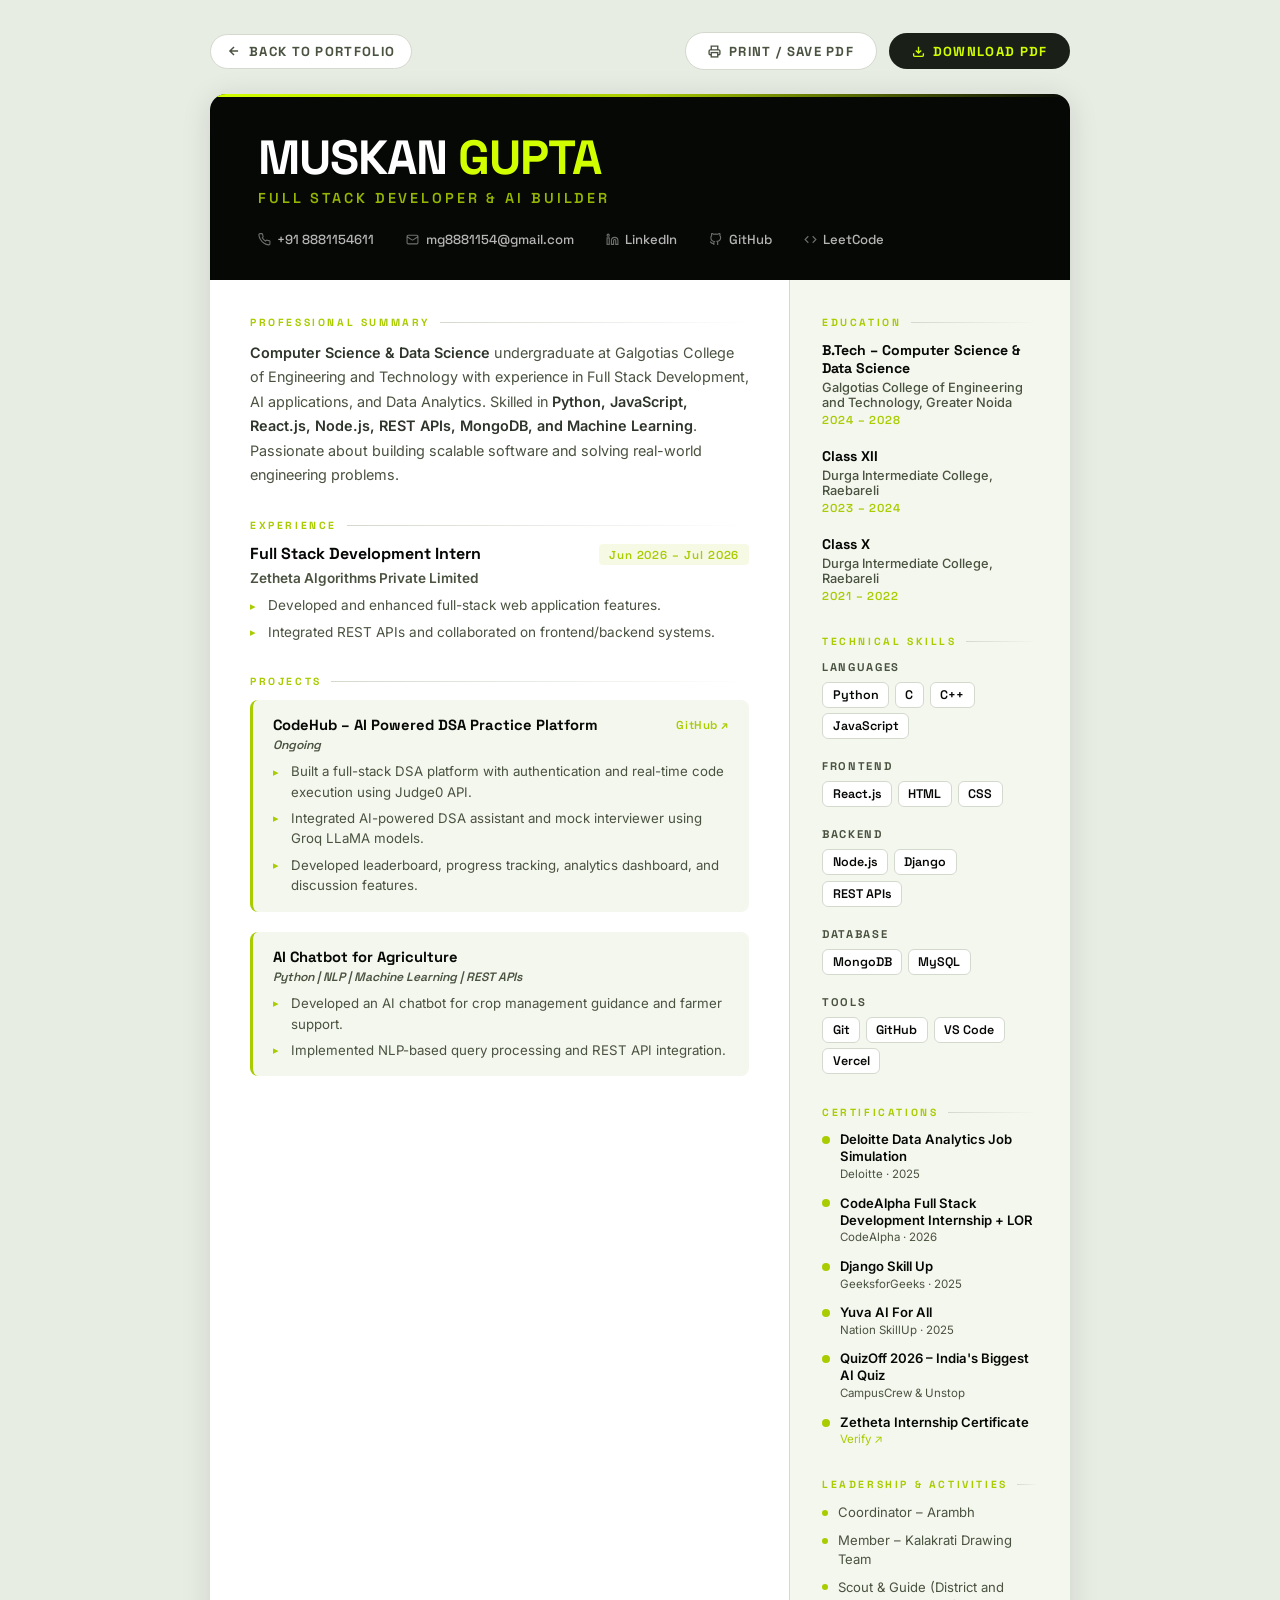
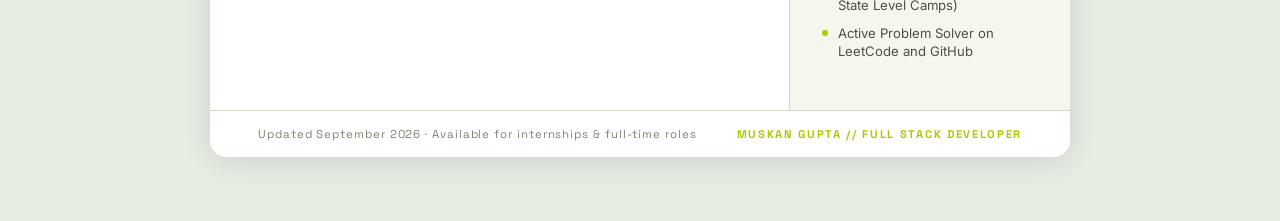
<file: resume.html>
<!DOCTYPE html>
<html lang="en">
<head>
  <meta charset="UTF-8" />
  <meta name="viewport" content="width=device-width, initial-scale=1" />
  <title>Muskan Gupta — Resume | Full Stack Developer & AI Builder</title>
  <link rel="preconnect" href="https://fonts.googleapis.com" />
  <link rel="preconnect" href="https://fonts.gstatic.com" crossorigin />
  <link href="https://fonts.googleapis.com/css2?family=Inter:wght@300;400;500;600;700;800&family=Space+Grotesk:wght@500;600;700&display=swap" rel="stylesheet" />
  <style>
    :root {
      --lime: #a8cc00;
      --lime-light: #d2ff00;
      --dark: #060805;
      --grey-dark: #1a1f17;
      --grey-mid: #4a5240;
      --grey-light: #7a8470;
      --body: #2d342a;
      --border: #d4d9ce;
      --bg: #fafbf8;
      --white: #ffffff;
      --accent-bg: #f4f7ee;
    }

    * { box-sizing: border-box; margin: 0; padding: 0; -webkit-font-smoothing: antialiased; }

    html { font-size: 16px; background: #e8ede4; }

    body {
      font-family: 'Inter', system-ui, sans-serif;
      color: var(--body);
      background: #e8ede4;
      min-height: 100vh;
      padding: 2rem 1rem 4rem;
    }

    /* Action Bar */
    .action-bar {
      max-width: 860px;
      margin: 0 auto 1.5rem;
      display: flex;
      align-items: center;
      justify-content: space-between;
      flex-wrap: wrap;
      gap: 1rem;
    }

    .action-bar-back {
      display: inline-flex;
      align-items: center;
      gap: 0.5rem;
      font-family: 'Space Grotesk', sans-serif;
      font-size: 0.82rem;
      font-weight: 700;
      letter-spacing: 0.1em;
      text-transform: uppercase;
      color: var(--grey-mid);
      text-decoration: none;
      padding: 0.5rem 1rem;
      border: 1px solid var(--border);
      border-radius: 999px;
      background: var(--white);
      transition: all 0.2s ease;
    }

    .action-bar-back:hover { border-color: var(--lime); color: var(--lime); }

    .action-bar-btns { display: flex; align-items: center; gap: 0.75rem; }

    .btn-download {
      display: inline-flex;
      align-items: center;
      gap: 0.5rem;
      font-family: 'Space Grotesk', sans-serif;
      font-size: 0.82rem;
      font-weight: 700;
      letter-spacing: 0.1em;
      text-transform: uppercase;
      padding: 0.6rem 1.4rem;
      border-radius: 999px;
      border: none;
      cursor: pointer;
      transition: all 0.2s ease;
      text-decoration: none;
    }

    .btn-download.primary { background: #1a1f17; color: #d2ff00; }
    .btn-download.primary:hover { background: #000; transform: translateY(-2px); }
    .btn-download.secondary { background: var(--white); color: var(--grey-mid); border: 1px solid var(--border); }
    .btn-download.secondary:hover { border-color: var(--lime); color: var(--lime); }

    /* Resume Sheet */
    .resume-sheet {
      max-width: 860px;
      margin: 0 auto;
      background: var(--white);
      border-radius: 16px;
      overflow: hidden;
      box-shadow: 0 4px 30px rgba(0,0,0,0.12);
    }

    /* Header */
    .resume-header {
      background: var(--dark);
      padding: 2.5rem 3rem 2rem;
      position: relative;
      overflow: hidden;
    }

    .resume-header::before {
      content: '';
      position: absolute;
      top: 0; left: 0; right: 0;
      height: 3px;
      background: linear-gradient(90deg, #d2ff00 0%, #a8cc00 50%, transparent 100%);
    }

    .resume-name {
      font-family: 'Space Grotesk', sans-serif;
      font-size: clamp(2rem, 5vw, 3rem);
      font-weight: 700;
      color: #ffffff;
      letter-spacing: -0.02em;
      line-height: 1;
      margin-bottom: 0.4rem;
    }

    .resume-name span { color: #d2ff00; }

    .resume-title {
      font-family: 'Space Grotesk', sans-serif;
      font-size: 0.9rem;
      font-weight: 600;
      letter-spacing: 0.2em;
      text-transform: uppercase;
      color: rgba(210, 255, 0, 0.7);
      margin-bottom: 1.5rem;
    }

    .resume-contact-row { display: flex; flex-wrap: wrap; gap: 1rem 2rem; }

    .contact-item {
      display: flex;
      align-items: center;
      gap: 0.4rem;
      font-size: 0.82rem;
      color: rgba(255,255,255,0.7);
      text-decoration: none;
      font-family: 'Space Grotesk', sans-serif;
      font-weight: 500;
      transition: color 0.2s;
    }

    .contact-item:hover { color: #d2ff00; }
    .contact-item svg { flex-shrink: 0; opacity: 0.6; }

    /* Body Layout */
    .resume-body {
      display: grid;
      grid-template-columns: 1fr 280px;
    }

    .resume-main {
      padding: 2.25rem 2.5rem 2.5rem;
      border-right: 1px solid var(--border);
    }

    .resume-side {
      padding: 2.25rem 2rem 2.5rem;
      background: var(--accent-bg);
    }

    /* Section */
    .section { margin-bottom: 2rem; }
    .section:last-child { margin-bottom: 0; }

    .section-label {
      font-family: 'Space Grotesk', sans-serif;
      font-size: 0.65rem;
      font-weight: 700;
      letter-spacing: 0.25em;
      text-transform: uppercase;
      color: var(--lime);
      margin-bottom: 0.75rem;
      display: flex;
      align-items: center;
      gap: 0.6rem;
    }

    .section-label::after {
      content: '';
      flex: 1;
      height: 1px;
      background: linear-gradient(90deg, var(--border), transparent);
    }

    /* Summary */
    .summary-text { font-size: 0.9rem; line-height: 1.7; color: var(--grey-mid); }
    .summary-text strong { color: var(--body); font-weight: 600; }

    /* Experience */
    .exp-item { margin-bottom: 1.5rem; padding-bottom: 1.5rem; border-bottom: 1px solid var(--border); }
    .exp-item:last-child { margin-bottom: 0; padding-bottom: 0; border-bottom: none; }

    .exp-header {
      display: flex;
      justify-content: space-between;
      align-items: flex-start;
      gap: 1rem;
      margin-bottom: 0.3rem;
      flex-wrap: wrap;
    }

    .exp-role {
      font-family: 'Space Grotesk', sans-serif;
      font-size: 1rem;
      font-weight: 700;
      color: var(--dark);
      line-height: 1.2;
    }

    .exp-date {
      font-family: 'Space Grotesk', sans-serif;
      font-size: 0.72rem;
      font-weight: 600;
      letter-spacing: 0.08em;
      color: var(--lime);
      background: rgba(168, 204, 0, 0.1);
      padding: 0.2rem 0.6rem;
      border-radius: 4px;
      white-space: nowrap;
      flex-shrink: 0;
    }

    .exp-company { font-size: 0.85rem; font-weight: 600; color: var(--grey-mid); margin-bottom: 0.6rem; }

    .exp-bullets { list-style: none; display: flex; flex-direction: column; gap: 0.35rem; }

    .exp-bullets li {
      font-size: 0.85rem;
      line-height: 1.55;
      color: #4a5240;
      padding-left: 1.1rem;
      position: relative;
    }

    .exp-bullets li::before {
      content: '▸';
      position: absolute;
      left: 0;
      color: var(--lime);
      font-size: 0.7rem;
      top: 0.15rem;
    }

    /* Projects */
    .project-item {
      margin-bottom: 1.25rem;
      padding: 1rem 1.25rem;
      background: var(--accent-bg);
      border-radius: 8px;
      border-left: 3px solid var(--lime);
    }

    .project-item:last-child { margin-bottom: 0; }

    .project-name {
      font-family: 'Space Grotesk', sans-serif;
      font-size: 0.92rem;
      font-weight: 700;
      color: var(--dark);
      margin-bottom: 0.2rem;
      display: flex;
      justify-content: space-between;
      align-items: center;
      flex-wrap: wrap;
      gap: 0.5rem;
    }

    .project-stack {
      font-size: 0.76rem;
      font-family: 'Space Grotesk', sans-serif;
      font-weight: 600;
      color: var(--grey-mid);
      margin-bottom: 0.5rem;
      font-style: italic;
    }

    .project-link {
      font-size: 0.72rem;
      font-family: 'Space Grotesk', sans-serif;
      font-weight: 600;
      color: var(--lime);
      text-decoration: none;
      letter-spacing: 0.05em;
    }

    .project-link:hover { text-decoration: underline; }

    .exp-bullets.compact li { font-size: 0.83rem; }

    /* Side: Skills */
    .skill-group { margin-bottom: 1.25rem; }

    .skill-group-name {
      font-family: 'Space Grotesk', sans-serif;
      font-size: 0.7rem;
      font-weight: 700;
      letter-spacing: 0.15em;
      text-transform: uppercase;
      color: var(--grey-mid);
      margin-bottom: 0.5rem;
    }

    .skill-list { display: flex; flex-wrap: wrap; gap: 0.35rem; }

    .skill-chip {
      font-size: 0.78rem;
      font-family: 'Space Grotesk', sans-serif;
      font-weight: 600;
      color: var(--dark);
      background: var(--white);
      border: 1px solid var(--border);
      border-radius: 6px;
      padding: 0.25rem 0.6rem;
    }

    /* Side: Education */
    .edu-item { margin-bottom: 1.25rem; }

    .edu-degree {
      font-family: 'Space Grotesk', sans-serif;
      font-size: 0.88rem;
      font-weight: 700;
      color: var(--dark);
      line-height: 1.3;
      margin-bottom: 0.2rem;
    }

    .edu-school { font-size: 0.8rem; color: var(--grey-mid); font-weight: 500; margin-bottom: 0.15rem; }

    .edu-date {
      font-size: 0.72rem;
      font-family: 'Space Grotesk', sans-serif;
      font-weight: 600;
      color: var(--lime);
      letter-spacing: 0.08em;
    }

    /* Side: Certifications */
    .cert-item { display: flex; align-items: flex-start; gap: 0.6rem; margin-bottom: 0.85rem; }

    .cert-dot {
      width: 8px;
      height: 8px;
      border-radius: 50%;
      background: var(--lime);
      flex-shrink: 0;
      margin-top: 0.3rem;
    }

    .cert-name { font-size: 0.82rem; font-weight: 600; color: var(--dark); line-height: 1.3; }
    .cert-org { font-size: 0.72rem; color: var(--grey-mid); margin-top: 0.1rem; }

    /* Side: Links */
    .link-item { display: flex; align-items: center; gap: 0.5rem; margin-bottom: 0.6rem; text-decoration: none; }
    .link-item-label { font-family: 'Space Grotesk', sans-serif; font-size: 0.8rem; font-weight: 700; color: var(--dark); min-width: 70px; }
    .link-item-value { font-size: 0.78rem; color: var(--grey-mid); word-break: break-all; }
    .link-item:hover .link-item-value { color: var(--lime); }

    /* Leadership */
    .lead-item { display: flex; align-items: flex-start; gap: 0.6rem; margin-bottom: 0.6rem; }
    .lead-dot { width: 6px; height: 6px; border-radius: 50%; background: var(--lime); flex-shrink: 0; margin-top: 0.4rem; }
    .lead-text { font-size: 0.82rem; color: var(--grey-mid); line-height: 1.4; }

    /* Footer */
    .resume-footer {
      padding: 1rem 3rem;
      border-top: 1px solid var(--border);
      display: flex;
      align-items: center;
      justify-content: space-between;
      flex-wrap: wrap;
      gap: 0.5rem;
    }

    .resume-footer-note { font-size: 0.72rem; color: var(--grey-light); font-family: 'Space Grotesk', sans-serif; letter-spacing: 0.08em; }
    .resume-footer-badge { font-family: 'Space Grotesk', sans-serif; font-size: 0.7rem; font-weight: 700; letter-spacing: 0.15em; text-transform: uppercase; color: var(--lime); }

    /* Print */
    @media print {
      body { background: white; padding: 0; }
      .action-bar { display: none !important; }
      .resume-sheet { box-shadow: none; border-radius: 0; max-width: 100%; }
      .resume-body { grid-template-columns: 1fr 240px; }
      @page { margin: 0.5in; size: A4; }
      .resume-header, .exp-date, .edu-date, .cert-dot, .section-label, .project-link {
        -webkit-print-color-adjust: exact;
        print-color-adjust: exact;
      }
    }

    @media (max-width: 680px) {
      .resume-body { grid-template-columns: 1fr; }
      .resume-main { border-right: none; padding: 1.5rem; }
      .resume-side { padding: 1.5rem; border-top: 1px solid var(--border); }
      .resume-header { padding: 2rem 1.5rem 1.5rem; }
      .resume-footer { padding: 1rem 1.5rem; }
    }
  </style>
</head>
<body>

  <!-- Action Bar -->
  <div class="action-bar">
    <a href="index.html" class="action-bar-back">
      <svg width="14" height="14" viewBox="0 0 24 24" fill="none" stroke="currentColor" stroke-width="2.5"><path d="M19 12H5M12 19l-7-7 7-7"/></svg>
      Back to Portfolio
    </a>
    <div class="action-bar-btns">
      <button class="btn-download secondary" onclick="window.print()">
        <svg width="13" height="13" viewBox="0 0 24 24" fill="none" stroke="currentColor" stroke-width="2.5"><polyline points="6 9 6 2 18 2 18 9"/><path d="M6 18H4a2 2 0 0 1-2-2v-5a2 2 0 0 1 2-2h16a2 2 0 0 1 2 2v5a2 2 0 0 1-2 2h-2"/><rect x="6" y="14" width="12" height="8"/></svg>
        Print / Save PDF
      </button>
      <a href="resume.pdf" download="Muskan_Gupta_Resume.pdf" class="btn-download primary">
        <svg width="13" height="13" viewBox="0 0 24 24" fill="none" stroke="currentColor" stroke-width="2.5"><path d="M21 15v4a2 2 0 0 1-2 2H5a2 2 0 0 1-2-2v-4M7 10l5 5 5-5M12 15V3"/></svg>
        Download PDF
      </a>
    </div>
  </div>

  <!-- Resume Sheet -->
  <div class="resume-sheet">

    <!-- Header -->
    <header class="resume-header">
      <div class="resume-name">MUSKAN <span>GUPTA</span></div>
      <div class="resume-title">Full Stack Developer &amp; AI Builder</div>
      <div class="resume-contact-row">
        <a href="tel:+918881154611" class="contact-item">
          <svg width="13" height="13" viewBox="0 0 24 24" fill="none" stroke="currentColor" stroke-width="2"><path d="M22 16.92v3a2 2 0 0 1-2.18 2 19.79 19.79 0 0 1-8.63-3.07A19.5 19.5 0 0 1 4.69 12 19.79 19.79 0 0 1 1.6 3.4 2 2 0 0 1 3.57 1.22h3a2 2 0 0 1 2 1.72c.127.96.361 1.903.7 2.81a2 2 0 0 1-.45 2.11L7.91 8.76a16 16 0 0 0 6 6l.92-.92a2 2 0 0 1 2.11-.45c.907.339 1.85.573 2.81.7A2 2 0 0 1 22 16.92z"/></svg>
          +91 8881154611
        </a>
        <a href="mailto:mg8881154@gmail.com" class="contact-item">
          <svg width="13" height="13" viewBox="0 0 24 24" fill="none" stroke="currentColor" stroke-width="2"><rect x="2" y="4" width="20" height="16" rx="2"/><path d="m22 7-8.97 5.7a1.94 1.94 0 0 1-2.06 0L2 7"/></svg>
          mg8881154@gmail.com
        </a>
        <a href="https://www.linkedin.com/in/muskan-gupta-616120365" target="_blank" class="contact-item">
          <svg width="13" height="13" viewBox="0 0 24 24" fill="none" stroke="currentColor" stroke-width="2"><path d="M16 8a6 6 0 0 1 6 6v7h-4v-7a2 2 0 0 0-2-2 2 2 0 0 0-2 2v7h-4v-7a6 6 0 0 1 6-6z"/><rect x="2" y="9" width="4" height="12"/><circle cx="4" cy="4" r="2"/></svg>
          LinkedIn
        </a>
        <a href="https://github.com/mg8881154-glitch" target="_blank" class="contact-item">
          <svg width="13" height="13" viewBox="0 0 24 24" fill="none" stroke="currentColor" stroke-width="2"><path d="M9 19c-5 1.5-5-2.5-7-3m14 6v-3.87a3.37 3.37 0 0 0-.94-2.61c3.14-.35 6.44-1.54 6.44-7A5.44 5.44 0 0 0 20 4.77 5.07 5.07 0 0 0 19.91 1S18.73.65 16 2.48a13.38 13.38 0 0 0-7 0C6.27.65 5.09 1 5.09 1A5.07 5.07 0 0 0 5 4.77a5.44 5.44 0 0 0-1.5 3.78c0 5.42 3.3 6.61 6.44 7A3.37 3.37 0 0 0 9 18.13V22"/></svg>
          GitHub
        </a>
        <a href="https://leetcode.com/u/DTHmIJBrp9/" target="_blank" class="contact-item">
          <svg width="13" height="13" viewBox="0 0 24 24" fill="none" stroke="currentColor" stroke-width="2"><polyline points="16 18 22 12 16 6"/><polyline points="8 6 2 12 8 18"/></svg>
          LeetCode
        </a>
      </div>
    </header>

    <!-- Body -->
    <div class="resume-body">

      <!-- Main Column -->
      <main class="resume-main">

        <!-- Professional Summary -->
        <div class="section">
          <div class="section-label">Professional Summary</div>
          <p class="summary-text">
            <strong>Computer Science &amp; Data Science</strong> undergraduate at Galgotias College of Engineering and Technology with experience in Full Stack Development, AI applications, and Data Analytics. Skilled in <strong>Python, JavaScript, React.js, Node.js, REST APIs, MongoDB, and Machine Learning</strong>. Passionate about building scalable software and solving real-world engineering problems.
          </p>
        </div>

        <!-- Experience -->
        <div class="section">
          <div class="section-label">Experience</div>

          <div class="exp-item">
            <div class="exp-header">
              <div class="exp-role">Full Stack Development Intern</div>
              <div class="exp-date">Jun 2026 – Jul 2026</div>
            </div>
            <div class="exp-company">Zetheta Algorithms Private Limited</div>
            <ul class="exp-bullets">
              <li>Developed and enhanced full-stack web application features.</li>
              <li>Integrated REST APIs and collaborated on frontend/backend systems.</li>
            </ul>
          </div>

        </div>

        <!-- Projects -->
        <div class="section">
          <div class="section-label">Projects</div>

          <div class="project-item">
            <div class="project-name">
              CodeHub – AI Powered DSA Practice Platform
              <a href="https://github.com/mg8881154-glitch" target="_blank" class="project-link">GitHub ↗</a>
            </div>
            <div class="project-stack">Ongoing</div>
            <ul class="exp-bullets compact">
              <li>Built a full-stack DSA platform with authentication and real-time code execution using Judge0 API.</li>
              <li>Integrated AI-powered DSA assistant and mock interviewer using Groq LLaMA models.</li>
              <li>Developed leaderboard, progress tracking, analytics dashboard, and discussion features.</li>
            </ul>
          </div>

          <div class="project-item">
            <div class="project-name">
              AI Chatbot for Agriculture
            </div>
            <div class="project-stack">Python | NLP | Machine Learning | REST APIs</div>
            <ul class="exp-bullets compact">
              <li>Developed an AI chatbot for crop management guidance and farmer support.</li>
              <li>Implemented NLP-based query processing and REST API integration.</li>
            </ul>
          </div>

        </div>

      </main>

      <!-- Side Column -->
      <aside class="resume-side">

        <!-- Education -->
        <div class="section">
          <div class="section-label">Education</div>

          <div class="edu-item">
            <div class="edu-degree">B.Tech – Computer Science &amp; Data Science</div>
            <div class="edu-school">Galgotias College of Engineering and Technology, Greater Noida</div>
            <div class="edu-date">2024 – 2028</div>
          </div>

          <div class="edu-item">
            <div class="edu-degree">Class XII</div>
            <div class="edu-school">Durga Intermediate College, Raebareli</div>
            <div class="edu-date">2023 – 2024</div>
          </div>

          <div class="edu-item">
            <div class="edu-degree">Class X</div>
            <div class="edu-school">Durga Intermediate College, Raebareli</div>
            <div class="edu-date">2021 – 2022</div>
          </div>

        </div>

        <!-- Technical Skills -->
        <div class="section">
          <div class="section-label">Technical Skills</div>

          <div class="skill-group">
            <div class="skill-group-name">Languages</div>
            <div class="skill-list">
              <span class="skill-chip">Python</span>
              <span class="skill-chip">C</span>
              <span class="skill-chip">C++</span>
              <span class="skill-chip">JavaScript</span>
            </div>
          </div>

          <div class="skill-group">
            <div class="skill-group-name">Frontend</div>
            <div class="skill-list">
              <span class="skill-chip">React.js</span>
              <span class="skill-chip">HTML</span>
              <span class="skill-chip">CSS</span>
            </div>
          </div>

          <div class="skill-group">
            <div class="skill-group-name">Backend</div>
            <div class="skill-list">
              <span class="skill-chip">Node.js</span>
              <span class="skill-chip">Django</span>
              <span class="skill-chip">REST APIs</span>
            </div>
          </div>

          <div class="skill-group">
            <div class="skill-group-name">Database</div>
            <div class="skill-list">
              <span class="skill-chip">MongoDB</span>
              <span class="skill-chip">MySQL</span>
            </div>
          </div>

          <div class="skill-group">
            <div class="skill-group-name">Tools</div>
            <div class="skill-list">
              <span class="skill-chip">Git</span>
              <span class="skill-chip">GitHub</span>
              <span class="skill-chip">VS Code</span>
              <span class="skill-chip">Vercel</span>
            </div>
          </div>

        </div>

        <!-- Certifications -->
        <div class="section">
          <div class="section-label">Certifications</div>

          <div class="cert-item">
            <div class="cert-dot"></div>
            <div>
              <div class="cert-name">Deloitte Data Analytics Job Simulation</div>
              <div class="cert-org">Deloitte · 2025</div>
            </div>
          </div>

          <div class="cert-item">
            <div class="cert-dot"></div>
            <div>
              <div class="cert-name">CodeAlpha Full Stack Development Internship + LOR</div>
              <div class="cert-org">CodeAlpha · 2026</div>
            </div>
          </div>

          <div class="cert-item">
            <div class="cert-dot"></div>
            <div>
              <div class="cert-name">Django Skill Up</div>
              <div class="cert-org">GeeksforGeeks · 2025</div>
            </div>
          </div>

          <div class="cert-item">
            <div class="cert-dot"></div>
            <div>
              <div class="cert-name">Yuva AI For All</div>
              <div class="cert-org">Nation SkillUp · 2025</div>
            </div>
          </div>

          <div class="cert-item">
            <div class="cert-dot"></div>
            <div>
              <div class="cert-name">QuizOff 2026 – India's Biggest AI Quiz</div>
              <div class="cert-org">CampusCrew &amp; Unstop</div>
            </div>
          </div>

          <div class="cert-item">
            <div class="cert-dot"></div>
            <div>
              <div class="cert-name">Zetheta Internship Certificate</div>
              <div class="cert-org"><a href="https://www.zetheta.com/certificate/94597861/" target="_blank" style="color:var(--lime);text-decoration:none;">Verify ↗</a></div>
            </div>
          </div>

        </div>

        <!-- Leadership & Activities -->
        <div class="section">
          <div class="section-label">Leadership &amp; Activities</div>

          <div class="lead-item">
            <div class="lead-dot"></div>
            <div class="lead-text">Coordinator – Arambh</div>
          </div>
          <div class="lead-item">
            <div class="lead-dot"></div>
            <div class="lead-text">Member – Kalakrati Drawing Team</div>
          </div>
          <div class="lead-item">
            <div class="lead-dot"></div>
            <div class="lead-text">Scout &amp; Guide (District and State Level Camps)</div>
          </div>
          <div class="lead-item">
            <div class="lead-dot"></div>
            <div class="lead-text">Active Problem Solver on LeetCode and GitHub</div>
          </div>

        </div>

      </aside>
    </div>

    <!-- Footer -->
    <footer class="resume-footer">
      <span class="resume-footer-note">Updated September 2026 · Available for internships &amp; full-time roles</span>
      <span class="resume-footer-badge">MUSKAN GUPTA // FULL STACK DEVELOPER</span>
    </footer>

  </div>

</body>
</html>
</file>
